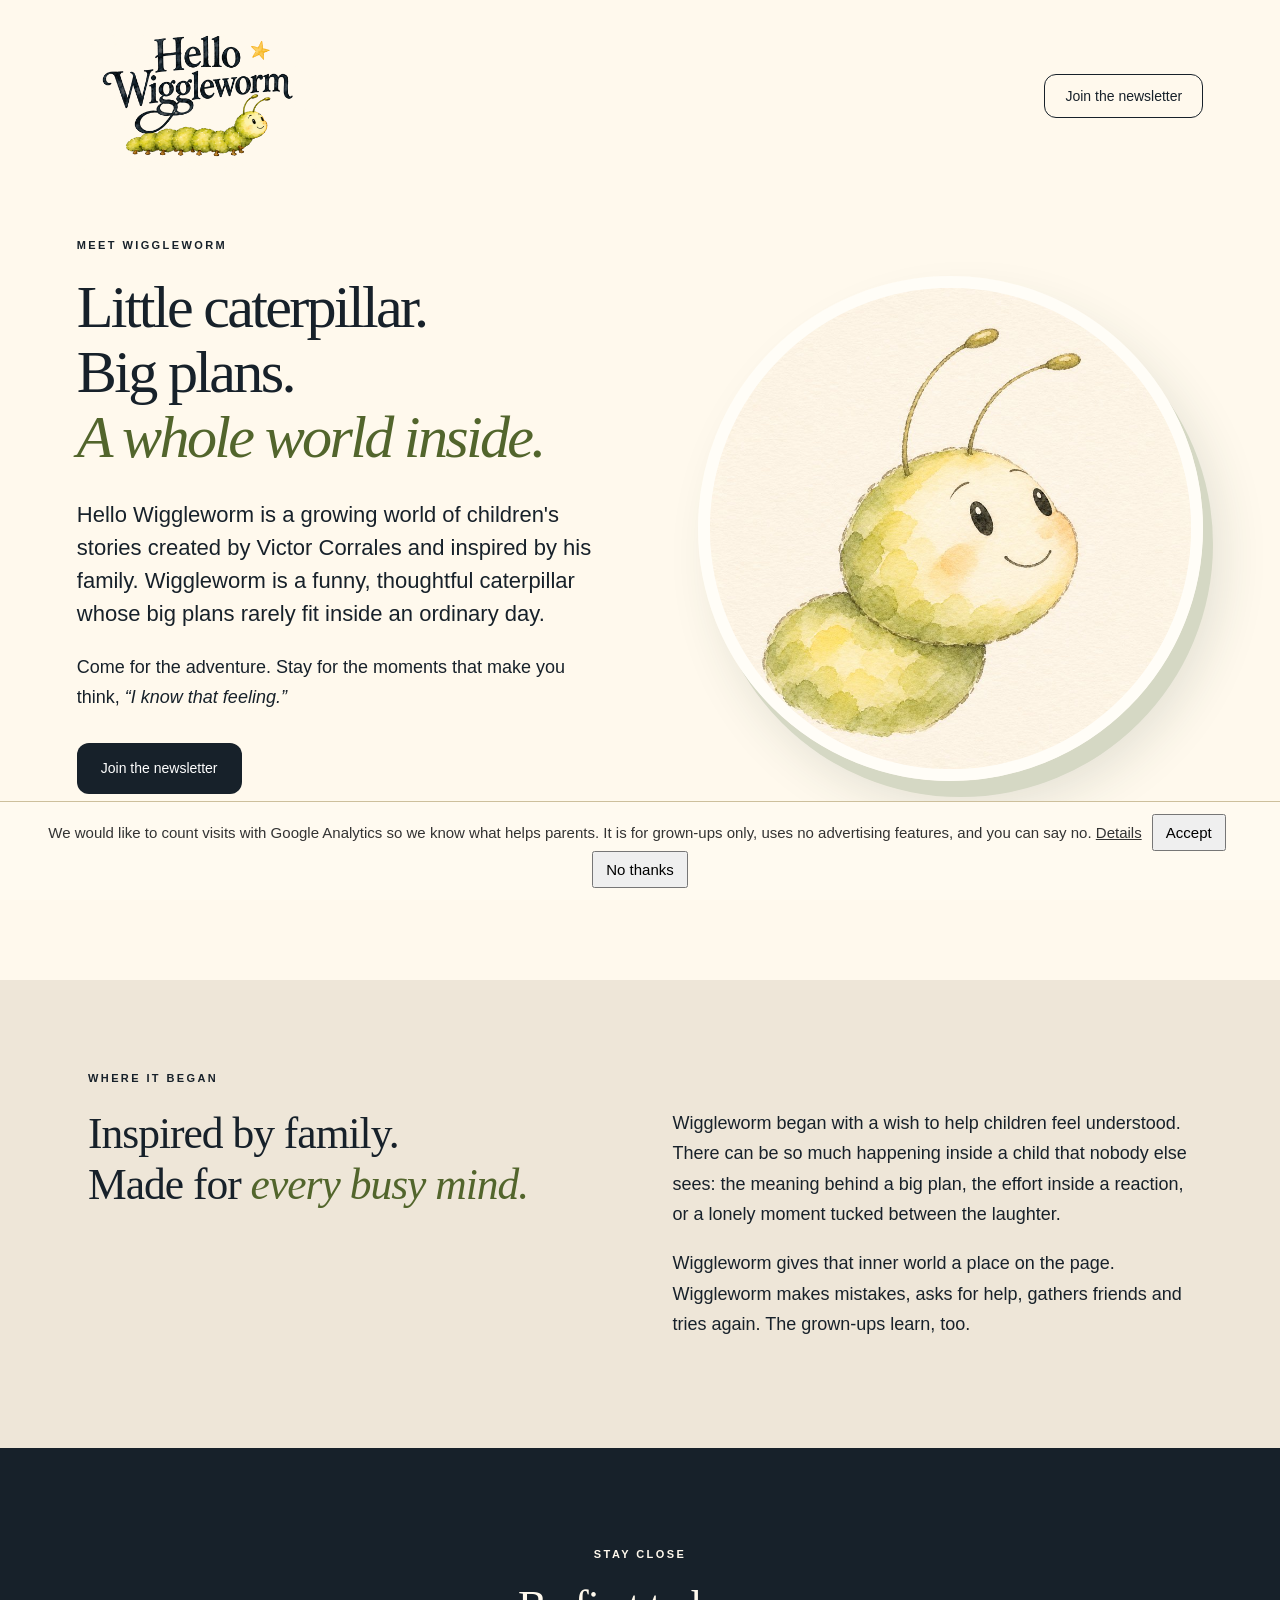
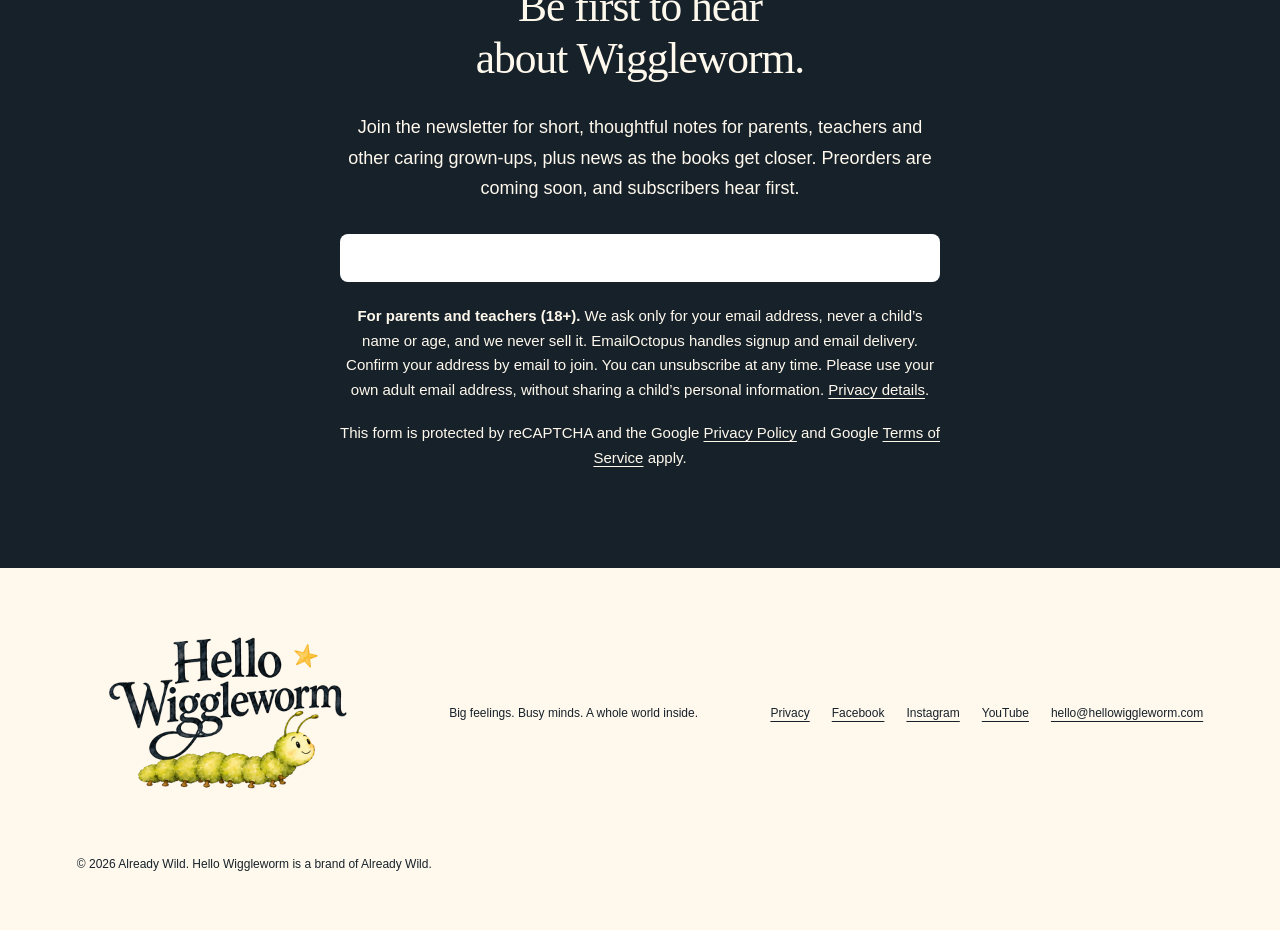
<file: index.html>
<!doctype html>
<html lang="en"><head><meta charset="utf-8"><meta name="viewport" content="width=device-width,initial-scale=1">
<title>Hello Wiggleworm · A whole world inside</title><meta name="description" content="Meet Wiggleworm, a funny, determined little caterpillar with a whole world inside. Children's stories by Victor Corrales, inspired by his family.">
<link rel="canonical" href="https://hellowiggleworm.com/">
<meta property="og:type" content="website"><meta property="og:url" content="https://hellowiggleworm.com/"><meta property="og:site_name" content="Hello Wiggleworm"><meta property="og:title" content="Hello Wiggleworm · A whole world inside"><meta property="og:description" content="Meet Wiggleworm, a funny, determined little caterpillar with a whole world inside. Children's stories by Victor Corrales, inspired by his family."><meta property="og:image" content="https://hellowiggleworm.com/assets/wiggleworm.jpg"><meta name="twitter:card" content="summary_large_image">
<link rel="stylesheet" href="style.css"><link rel="icon" type="image/png" href="assets/favicon.png"></head><body>
<header><a class="wordmark" href="index.html"><img class="brand-logo" src="assets/logo.png" alt="Hello Wiggleworm" width="270"></a><nav aria-label="Main navigation"><a class="nav-button" href="index.html#news">Join the newsletter</a></nav></header>
<main id="main">
<section class="hero"><div class="hero-copy"><p class="eyebrow">Meet Wiggleworm</p><h1>Little caterpillar.<br>Big plans.<br><em>A whole world inside.</em></h1>
<p class="intro">Hello Wiggleworm is a growing world of children's stories created by Victor Corrales and inspired by his family. Wiggleworm is a funny, thoughtful caterpillar whose big plans rarely fit inside an ordinary day.</p>
<p>Come for the adventure. Stay for the moments that make you think, <i>“I know that feeling.”</i></p>
<div class="actions"><a class="button" href="#news">Join the newsletter</a></div>
<p class="small"><strong>Preorders coming soon.</strong> The books are still in development and orders are not open yet.</p>
<div class="social-links" aria-label="Follow Hello Wiggleworm"><a href="https://www.facebook.com/profile.php?id=61596232686995" rel="me">Facebook</a><a href="https://www.instagram.com/hellowiggleworm/" rel="me">Instagram</a><a href="https://www.youtube.com/@HelloWiggleworm" rel="me">YouTube</a></div></div>
<figure class="brand-portrait"><img src="assets/wiggleworm.jpg" alt="Wiggleworm smiles in a softly painted watercolor portrait." fetchpriority="high"><figcaption>Most of the time, Wiggleworm is wiggling. Sometimes, Wiggleworm is snuggling.</figcaption></figure></section>
<section id="why" class="why"><p class="eyebrow">Where it began</p><h2>Inspired by family.<br>Made for <em>every busy mind.</em></h2><div><p>Wiggleworm began with a wish to help children feel understood. There can be so much happening inside a child that nobody else sees: the meaning behind a big plan, the effort inside a reaction, or a lonely moment tucked between the laughter.</p><p>Wiggleworm gives that inner world a place on the page. Wiggleworm makes mistakes, asks for help, gathers friends and tries again. The grown-ups learn, too.</p></div></section>
<section id="news" class="news"><p class="eyebrow">Stay close</p><h2>Be first to hear<br>about Wiggleworm.</h2><p>Join the newsletter for short, thoughtful notes for parents, teachers and other caring grown-ups, plus news as the books get closer. Preorders are coming soon, and subscribers hear first.</p>
<div class="signup-panel"><script async src="https://eocampaign1.com/form/801344ba-d860-11f1-b586-21ae960e9583.js?brand=refined-a-v01" data-form="801344ba-d860-11f1-b586-21ae960e9583"></script><noscript><p>The signup form needs JavaScript. You can contact <a href="mailto:hello@hellowiggleworm.com">hello@hellowiggleworm.com</a> for help.</p></noscript></div>
<p class="signup-disclosure"><strong>For parents and teachers (18+).</strong> We ask only for your email address, never a child’s name or age, and we never sell it. EmailOctopus handles signup and email delivery. Confirm your address by email to join. You can unsubscribe at any time. Please use your own adult email address, without sharing a child’s personal information. <a href="privacy.html">Privacy details</a>.</p>
<p class="signup-disclosure">This form is protected by reCAPTCHA and the Google <a href="https://policies.google.com/privacy">Privacy Policy</a> and Google <a href="https://policies.google.com/terms">Terms of Service</a> apply.</p></section>
</main>
<footer><img class="brand-logo" src="assets/logo.png" width="600" alt="Hello Wiggleworm"><p>Big feelings. Busy minds. A whole world inside.</p><nav class="footer-links" aria-label="Hello Wiggleworm links"><a href="privacy.html">Privacy</a><a href="https://www.facebook.com/profile.php?id=61596232686995" rel="me">Facebook</a><a href="https://www.instagram.com/hellowiggleworm/" rel="me">Instagram</a><a href="https://www.youtube.com/@HelloWiggleworm" rel="me">YouTube</a><a href="mailto:hello@hellowiggleworm.com">hello@hellowiggleworm.com</a></nav><p class="legal">© 2026 Already Wild. Hello Wiggleworm is a brand of Already Wild.</p></footer><script src="assets/analytics.js" defer></script></body></html>
</file>
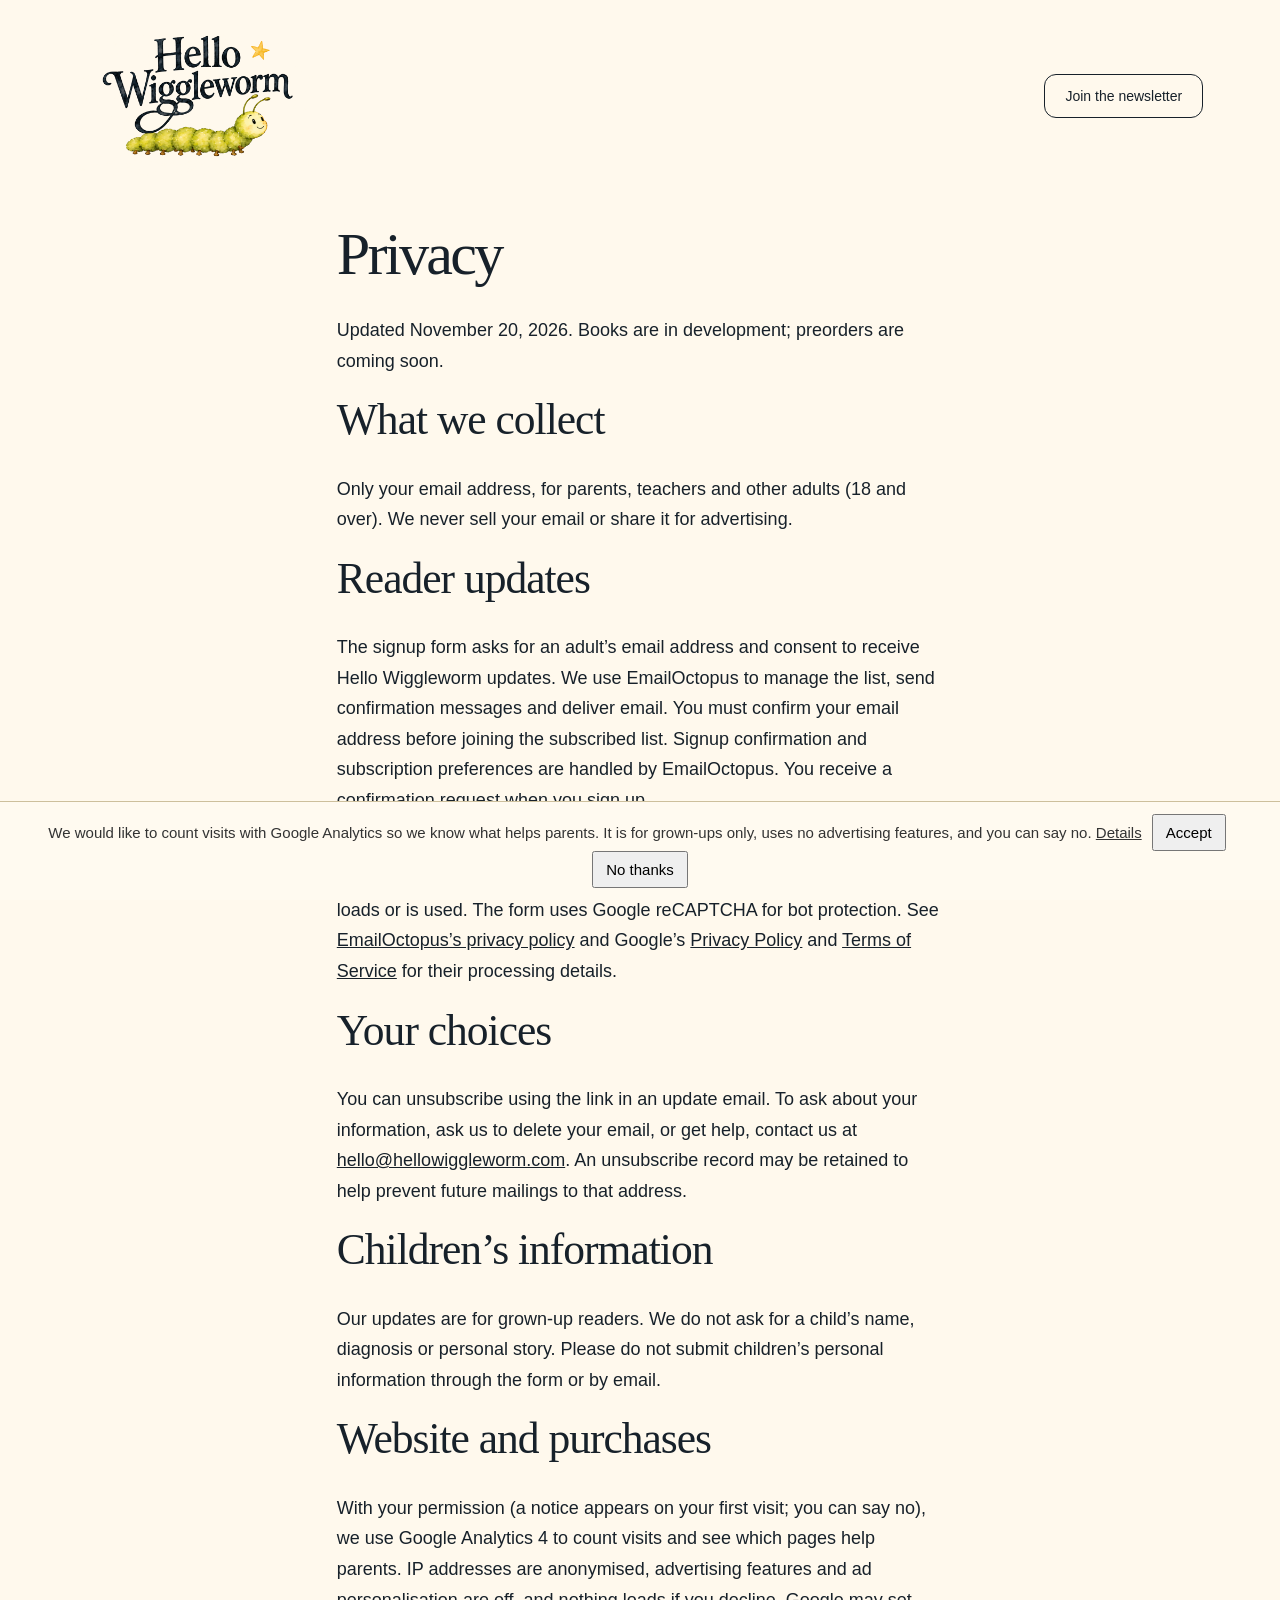
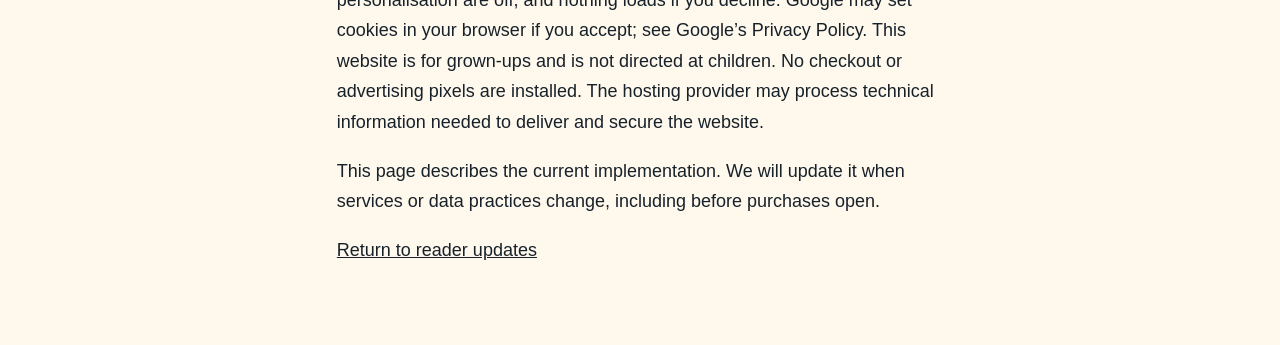
<file: privacy.html>
<!doctype html>
<html lang="en"><head><meta charset="utf-8"><meta name="viewport" content="width=device-width,initial-scale=1">
<title>Privacy · Hello Wiggleworm</title><meta name="description" content="How Hello Wiggleworm handles adult newsletter signup and children's privacy.">
<link rel="canonical" href="https://hellowiggleworm.com/privacy.html">
<meta property="og:type" content="website"><meta property="og:url" content="https://hellowiggleworm.com/privacy.html"><meta property="og:site_name" content="Hello Wiggleworm"><meta property="og:title" content="Privacy · Hello Wiggleworm"><meta property="og:description" content="How Hello Wiggleworm handles adult newsletter signup and children's privacy."><meta property="og:image" content="https://hellowiggleworm.com/assets/wiggleworm.jpg"><meta name="twitter:card" content="summary_large_image">
<link rel="stylesheet" href="style.css"><link rel="icon" type="image/png" href="assets/favicon.png"></head><body>
<header><a class="wordmark" href="index.html"><img class="brand-logo" src="assets/logo.png" alt="Hello Wiggleworm" width="270"></a><nav aria-label="Main navigation"><a class="nav-button" href="index.html#news">Join the newsletter</a></nav></header>
<main class="solo"><h1>Privacy</h1><p>Updated November 20, 2026. Books are in development; preorders are coming soon.</p><h2>What we collect</h2><p>Only your email address, for parents, teachers and other adults (18 and over). We never sell your email or share it for advertising.</p><h2>Reader updates</h2><p>The signup form asks for an adult’s email address and consent to receive Hello Wiggleworm updates. We use EmailOctopus to manage the list, send confirmation messages and deliver email. You must confirm your email address before joining the subscribed list. Signup confirmation and subscription preferences are handled by EmailOctopus. You receive a confirmation request when you sign up.</p><p>The embedded form and its service providers may process technical information such as IP address and browser information when the form loads or is used. The form uses Google reCAPTCHA for bot protection. See <a href="https://emailoctopus.com/legal/privacy">EmailOctopus’s privacy policy</a> and Google’s <a href="https://policies.google.com/privacy">Privacy Policy</a> and <a href="https://policies.google.com/terms">Terms of Service</a> for their processing details.</p><h2>Your choices</h2><p>You can unsubscribe using the link in an update email. To ask about your information, ask us to delete your email, or get help, contact us at <a href="mailto:hello@hellowiggleworm.com">hello@hellowiggleworm.com</a>. An unsubscribe record may be retained to help prevent future mailings to that address.</p><h2>Children’s information</h2><p>Our updates are for grown-up readers. We do not ask for a child’s name, diagnosis or personal story. Please do not submit children’s personal information through the form or by email.</p><h2>Website and purchases</h2><p>With your permission (a notice appears on your first visit; you can say no), we use Google Analytics 4 to count visits and see which pages help parents. IP addresses are anonymised, advertising features and ad personalisation are off, and nothing loads if you decline. Google may set cookies in your browser if you accept; see Google’s Privacy Policy. This website is for grown-ups and is not directed at children. No checkout or advertising pixels are installed. The hosting provider may process technical information needed to deliver and secure the website.</p><p>This page describes the current implementation. We will update it when services or data practices change, including before purchases open.</p><a href="index.html#news">Return to reader updates</a></main><script src="assets/analytics.js" defer></script></body></html>
</file>
<file: style.css>
:root{--paper:#fbf6e9;--ink:#253c3a;--orange:#b64e2f;--sage:#dce5ce;--line:#b9c3ad}*{box-sizing:border-box}html{scroll-behavior:smooth;scroll-padding-top:30px}body{margin:0;background:var(--paper);color:var(--ink);font:18px/1.65 Georgia,serif}a{color:inherit}button{font:inherit;cursor:pointer}button:focus-visible,a:focus-visible,summary:focus-visible{outline:3px solid #c06c26;outline-offset:5px}header{max-width:1320px;margin:auto;padding:30px 6%;display:flex;align-items:center;justify-content:space-between;gap:25px}.wordmark{font-size:29px;font-weight:bold;letter-spacing:-1px;text-decoration:none;line-height:1.1}.wordmark span{display:block;font:9px/2.5 Arial,sans-serif;letter-spacing:2px}nav{display:flex;align-items:center;gap:28px;font:14px Arial,sans-serif}nav a{text-decoration:none}.nav-button{border:1px solid var(--ink);border-radius:40px;padding:13px 20px}.hero{max-width:1320px;padding:45px 6% 85px;margin:auto;display:grid;grid-template-columns:1.1fr 1fr;align-items:center;gap:65px}.eyebrow{font:11px/1.6 Arial,sans-serif;text-transform:uppercase;letter-spacing:2.4px;font-weight:bold;margin:0 0 20px}h1{font-size:clamp(42px,4.7vw,68px);line-height:1.08;letter-spacing:-2.7px;margin:0 0 28px;font-weight:normal}em{color:var(--orange);font-weight:normal}.intro{font-size:22px;line-height:1.5}.hero-copy>p:not(.eyebrow){max-width:530px}.actions{display:flex;align-items:center;gap:22px;flex-wrap:wrap;margin-top:30px}.button{display:inline-block;background:var(--ink);color:white;border:0;border-radius:6px;padding:16px 24px;font:14px/1.4 Arial,sans-serif;text-decoration:none}.button span{margin-left:15px}.text-button{background:none;border:0;border-bottom:1px solid var(--ink);padding:5px 0;font-size:15px}.small,.availability{font:13px/1.6 Arial,sans-serif}.small{opacity:.8}.cover{margin:0;transform:rotate(2deg)}.cover img{display:block;width:100%;box-shadow:8px 13px 0 #d5d8c4,16px 25px 45px #273f3220;border-radius:2px}.cover figcaption{text-align:center;font-size:14px;font-style:italic;margin-top:25px}.invitation{background:var(--sage);padding:65px max(6%,calc((100vw - 1160px)/2));display:grid;grid-template-columns:1fr 1fr;gap:80px;align-items:center}.invitation>p{font-size:40px;line-height:1.2;margin:0}.invitation>div{max-width:500px}.books{max-width:1160px;margin:auto;padding:100px 28px}.section-heading{margin-bottom:55px}h2{font-size:clamp(34px,3.4vw,48px);line-height:1.18;font-weight:normal;letter-spacing:-1px;margin:0 0 28px}h3{font-size:32px;font-weight:normal;margin:0 0 18px;line-height:1.2}.book{display:grid;grid-template-columns:1fr 1fr;gap:65px;align-items:center}.book-art{background:#d8dfeb;padding:18px;transform:rotate(-1deg)}.book-art img{display:block;width:100%;max-height:570px;object-fit:contain}.book .button{margin-top:18px}.availability{margin-top:18px}.next-book{margin-top:65px;padding-top:40px;border-top:1px solid var(--line);display:grid;grid-template-columns:1fr 1fr;gap:65px}.next-book p{margin-top:0}.why{padding:90px max(6%,calc((100vw - 1104px)/2));background:#eee6d8;display:grid;grid-template-columns:1fr 1fr;gap:0 65px}.why>.eyebrow{grid-column:1/-1}.why>div p:first-child{margin-top:0}.research{max-width:1160px;margin:auto;padding:100px 28px}.columns{display:grid;grid-template-columns:repeat(3,1fr);gap:40px;margin:45px 0}.columns h3{font-size:25px}.columns p{font-size:17px}details{border-top:1px solid var(--line);padding:24px 0}summary{cursor:pointer;font-size:18px}details p{max-width:850px;font-size:16px}.news{background:var(--ink);color:var(--paper);padding:80px 25px;text-align:center}.news>p{max-width:600px;margin:18px auto}.light{background:var(--paper);color:var(--ink);margin-top:20px}footer{max-width:1320px;margin:auto;padding:45px 6%;display:flex;gap:30px;align-items:center;justify-content:space-between}footer>p,footer>a{font:12px/1.5 Arial,sans-serif}dialog{border:0;background:var(--paper);color:var(--ink);max-width:720px;width:calc(100% - 24px);padding:45px;max-height:90vh;border-radius:10px}dialog::backdrop{background:#102721c9}.close{position:sticky;top:0;float:right;font-size:30px;background:var(--paper);border:0;padding:0 10px}.story-page{border-top:1px solid var(--line);padding:16px 0;font-size:22px;line-height:1.6}.skip{position:absolute;top:-100px}.skip:focus{top:10px;background:white;padding:10px;z-index:10}@media(max-width:760px){header{padding:24px}.wordmark{font-size:25px}nav{gap:14px}header nav>a:not(.nav-button){display:none}.hero{grid-template-columns:1fr;padding:28px 24px 65px;gap:35px}.hero-copy{max-width:550px}h1{font-size:48px}.cover{width:88%;max-width:440px;margin:auto}.invitation,.book,.next-book,.why{grid-template-columns:1fr;gap:25px}.invitation{padding:50px 25px}.invitation>p{font-size:33px}.books,.research{padding:60px 24px}.book-art{max-width:450px;margin:0 auto 25px}.why{padding:55px 24px}.columns{grid-template-columns:1fr;gap:14px;margin:30px 0}.columns p{margin:0 0 20px}footer{align-items:flex-start;flex-direction:column;gap:12px;padding:35px 24px}dialog{padding:30px 24px}.story-page{font-size:20px}}@media(prefers-reduced-motion:reduce){html{scroll-behavior:auto}}

.signup-panel{max-width:600px;margin:30px auto 22px;padding:24px;background:#fff;color:#253c3a;text-align:left;border-radius:8px;min-width:0}.news>.signup-disclosure{font:15px/1.65 Arial,sans-serif;max-width:600px;opacity:1}.signup-disclosure a{text-underline-offset:3px}@media(max-width:480px){.signup-panel{padding:16px}}

.reading-content{max-width:820px;margin:40px auto 80px;padding:0 28px}.reading-content h1{font-size:clamp(40px,6vw,60px)}.reading-content h2{font-size:30px;margin:44px 0 18px}.reading-content p{margin:18px 0}@media(max-width:600px){.reading-content{padding:0 24px;margin-top:24px}header>a:last-child{font-size:14px}}

/* Existing working wordmark, applied without altering book illustrations. */
.wordmark:has(.brand-logo){display:block;flex-shrink:0;line-height:0}.brand-logo{display:block;width:270px;max-width:100%;height:auto}@media(max-width:760px){header .brand-logo{width:190px}header{gap:12px}header nav{flex-shrink:0}}

header .wordmark .brand-hello{font:11px/1.3 Arial,sans-serif;letter-spacing:2px;margin:0 0 3px}header .wordmark{line-height:1.1}footer .brand-logo{width:270px}

/* Keep reader resources available on narrow screens. */
header{flex-wrap:wrap}header nav{flex-wrap:wrap}@media(max-width:760px){header nav{width:100%;flex-shrink:1;gap:12px 18px}header nav>a:not(.nav-button){display:inline-block}header nav>a{font-size:14px}.brand-logo{max-width:100%}}

/* Approved refined-A identity: preserve artwork and paper ground. */
:root{--paper:#fff9ed;--ink:#17212a;--orange:#52652c;--sage:#e9ecd9;--line:#b7bca7}
body{font-family:Arial,Helvetica,sans-serif;font-size:18px;line-height:1.7}
h1,h2,h3,.invitation>p,.story-page{font-family:Georgia,"Times New Roman",serif}
header .brand-logo{width:240px;height:auto}footer .brand-logo{width:300px;height:auto}
header{align-items:center;padding-top:16px;padding-bottom:16px}
.button,.nav-button{border-radius:12px}.cover{transform:none}.book-art{transform:none}
.brand-portrait{margin:0;text-align:center}.brand-portrait img{display:block;width:min(100%,520px);aspect-ratio:1;object-fit:cover;border-radius:50%;margin:auto;border:12px solid #fffdf7;box-shadow:10px 16px 0 #d5d8c4,18px 28px 48px #273f3220}.brand-portrait figcaption{max-width:420px;margin:24px auto 0;font-size:15px;font-style:italic}.launch-stories .section-heading{max-width:850px}.story-grid{display:grid;grid-template-columns:1fr 1fr;gap:28px;align-items:start}.story-card{background:#fffdf7;border:1px solid var(--line);border-radius:18px;overflow:hidden;box-shadow:0 12px 35px #273f320d}.story-card-copy{padding:30px 32px 34px}.story-cover{display:block;width:100%;aspect-ratio:1152/1488;object-fit:cover;background:#e9ecd9}.story-card h3{margin-bottom:18px}.development-note{margin:40px 0 0;padding:22px 26px;background:var(--sage);border-radius:12px;max-width:850px}.development-note strong{display:block;margin-bottom:4px}.launch-safe-hero .small{margin-top:20px}
@media(max-width:760px){.story-grid{grid-template-columns:1fr}.story-card-copy{padding:26px 24px 30px}.brand-portrait{width:88%;max-width:430px;margin:auto}}
@media(max-width:760px){header .brand-logo{width:240px}header{justify-content:center}header nav{justify-content:center}.hero{padding-top:20px}h1{font-size:44px;letter-spacing:-1.4px}.intro{font-size:20px}footer .brand-logo{width:min(300px,100%)}}

footer{flex-wrap:wrap}.reading-preferences{flex-basis:100%;border-top:1px solid var(--line);padding-top:20px;margin:0}.reading-preferences button{font:14px/1.5 Arial,sans-serif;color:var(--ink);background:transparent;border:1px solid var(--ink);border-radius:6px;padding:10px 14px;cursor:pointer;text-align:left}.reading-preferences button:focus-visible{outline:3px solid #b64e2f;outline-offset:3px}#audience-status{display:block;margin-top:10px;font:13px/1.5 Arial,sans-serif}
.footer-links{display:flex;flex-wrap:wrap;gap:12px 22px;justify-content:flex-end}.footer-links a{font:12px/1.5 Arial,sans-serif;text-decoration:underline;text-underline-offset:4px}@media(max-width:760px){.footer-links{justify-content:flex-start}}
.social-links{display:flex;gap:14px;flex-wrap:wrap;margin:26px 0 0}.social-links a{border:1px solid var(--ink);border-radius:40px;padding:11px 20px;font:15px Arial,sans-serif;text-decoration:none}.solo{max-width:760px;margin:auto;padding:30px 6% 80px}
</file>
